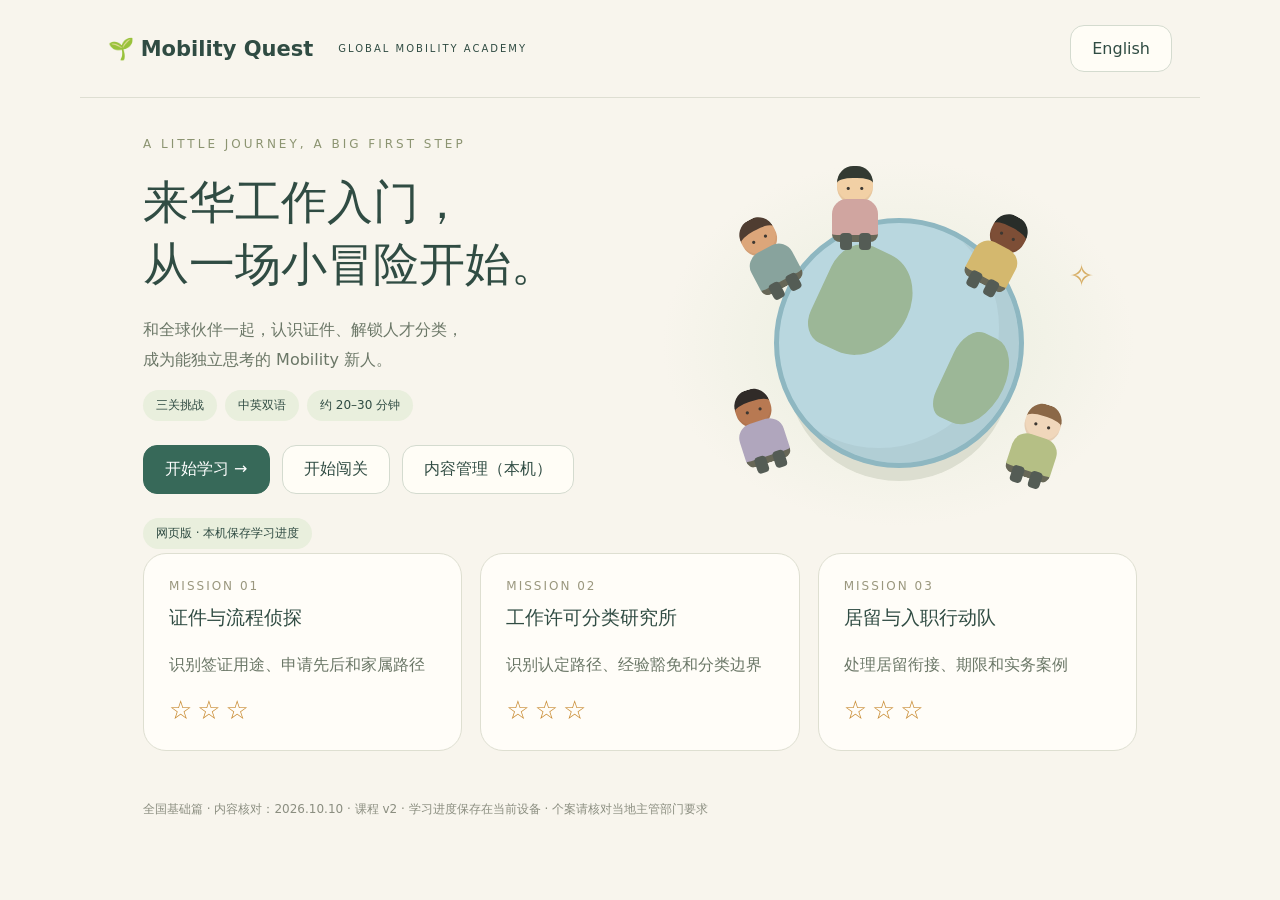
<file: index.html>
<!doctype html><html lang="zh-CN"><head><meta charset="utf-8"><meta http-equiv="Content-Security-Policy" content="default-src 'self'; script-src 'self'; style-src 'self' 'unsafe-inline'; img-src 'self' data: blob:; connect-src 'self'; object-src 'none'; base-uri 'none'"><meta name="viewport" content="width=device-width,initial-scale=1"><meta name="theme-color" content="#376959"><title>Mobility Quest · 来华工作入门</title><link rel="manifest" href="manifest.webmanifest"><link rel="icon" href="icon.svg"><link rel="stylesheet" href="style.css"><link rel="stylesheet" href="course.css"></head><body><header><a href="#" id="home">🌱 <b>Mobility Quest</b></a><span>GLOBAL MOBILITY ACADEMY</span><button id="lang">English</button></header><main id="app"></main><footer id="footer"></footer><script src="validate.js"></script><script src="browser-api.js"></script><script src="bootstrap.js"></script></body></html>
</file>
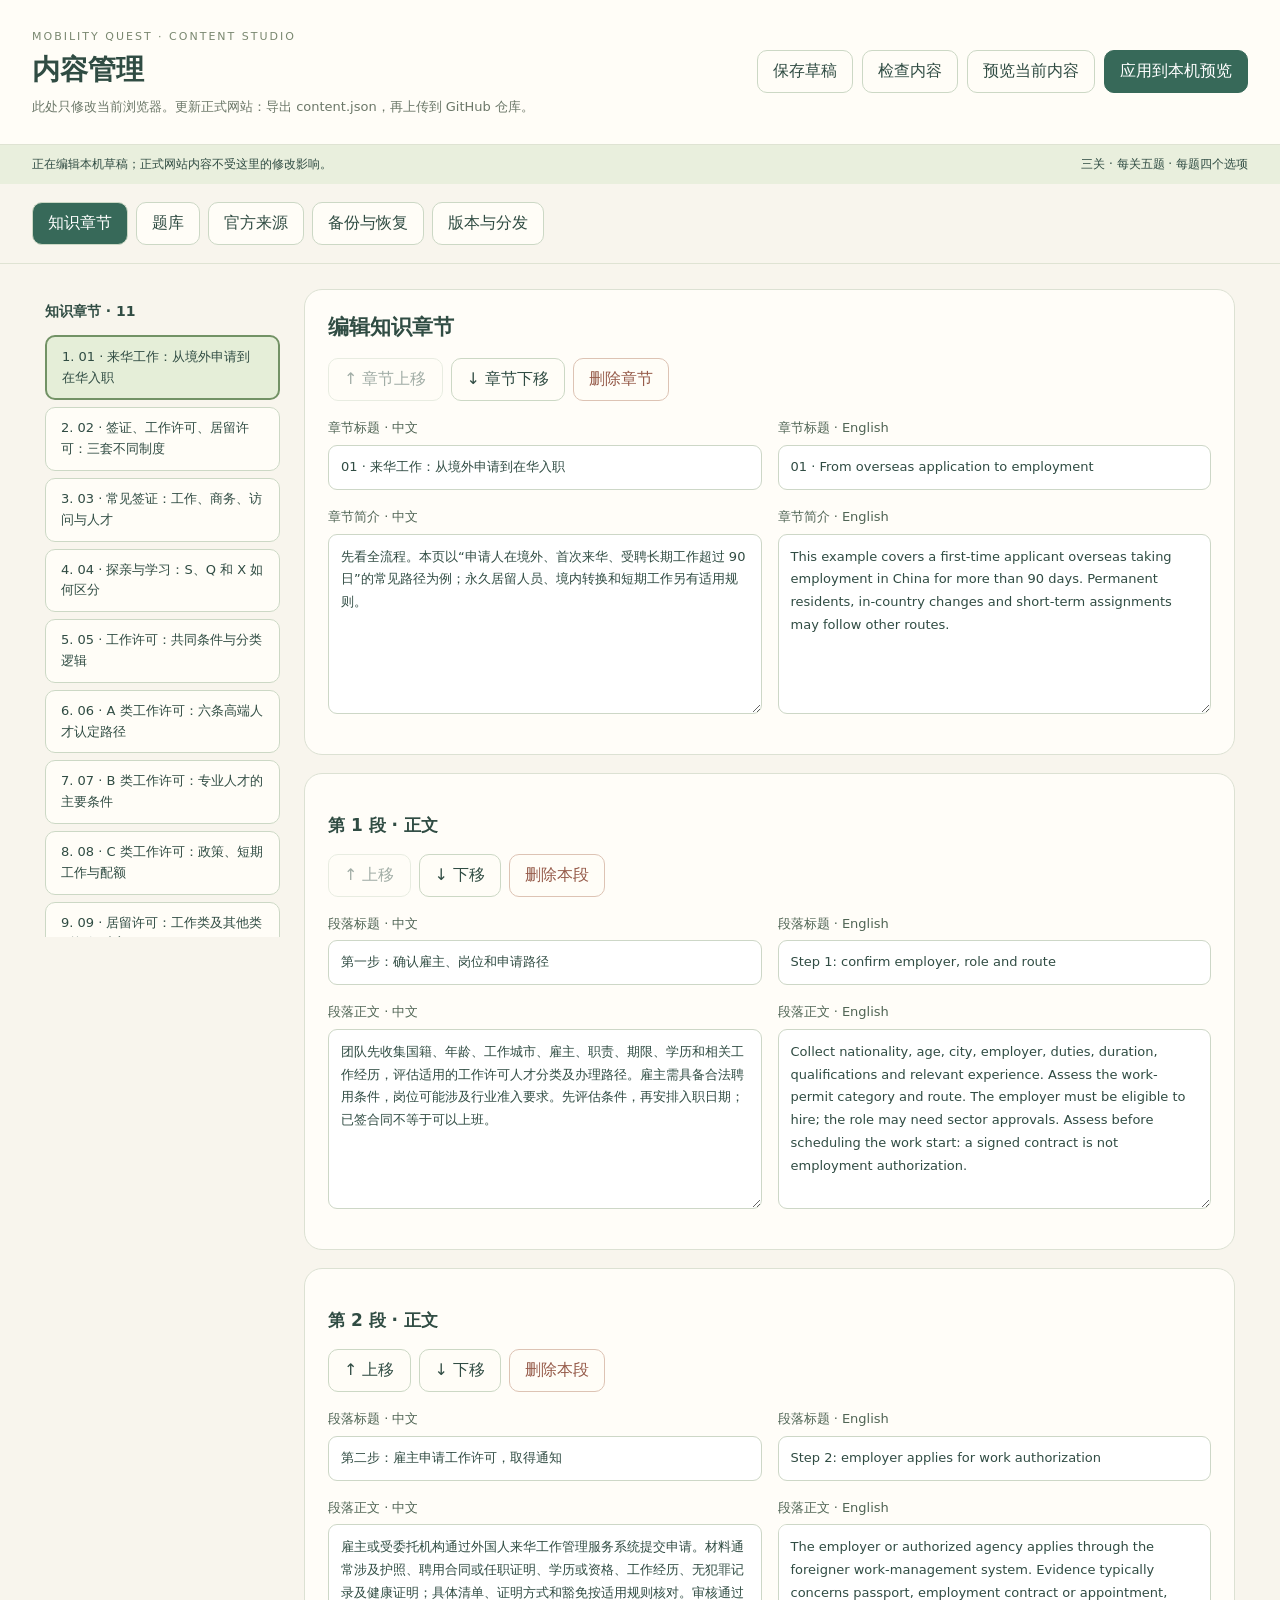
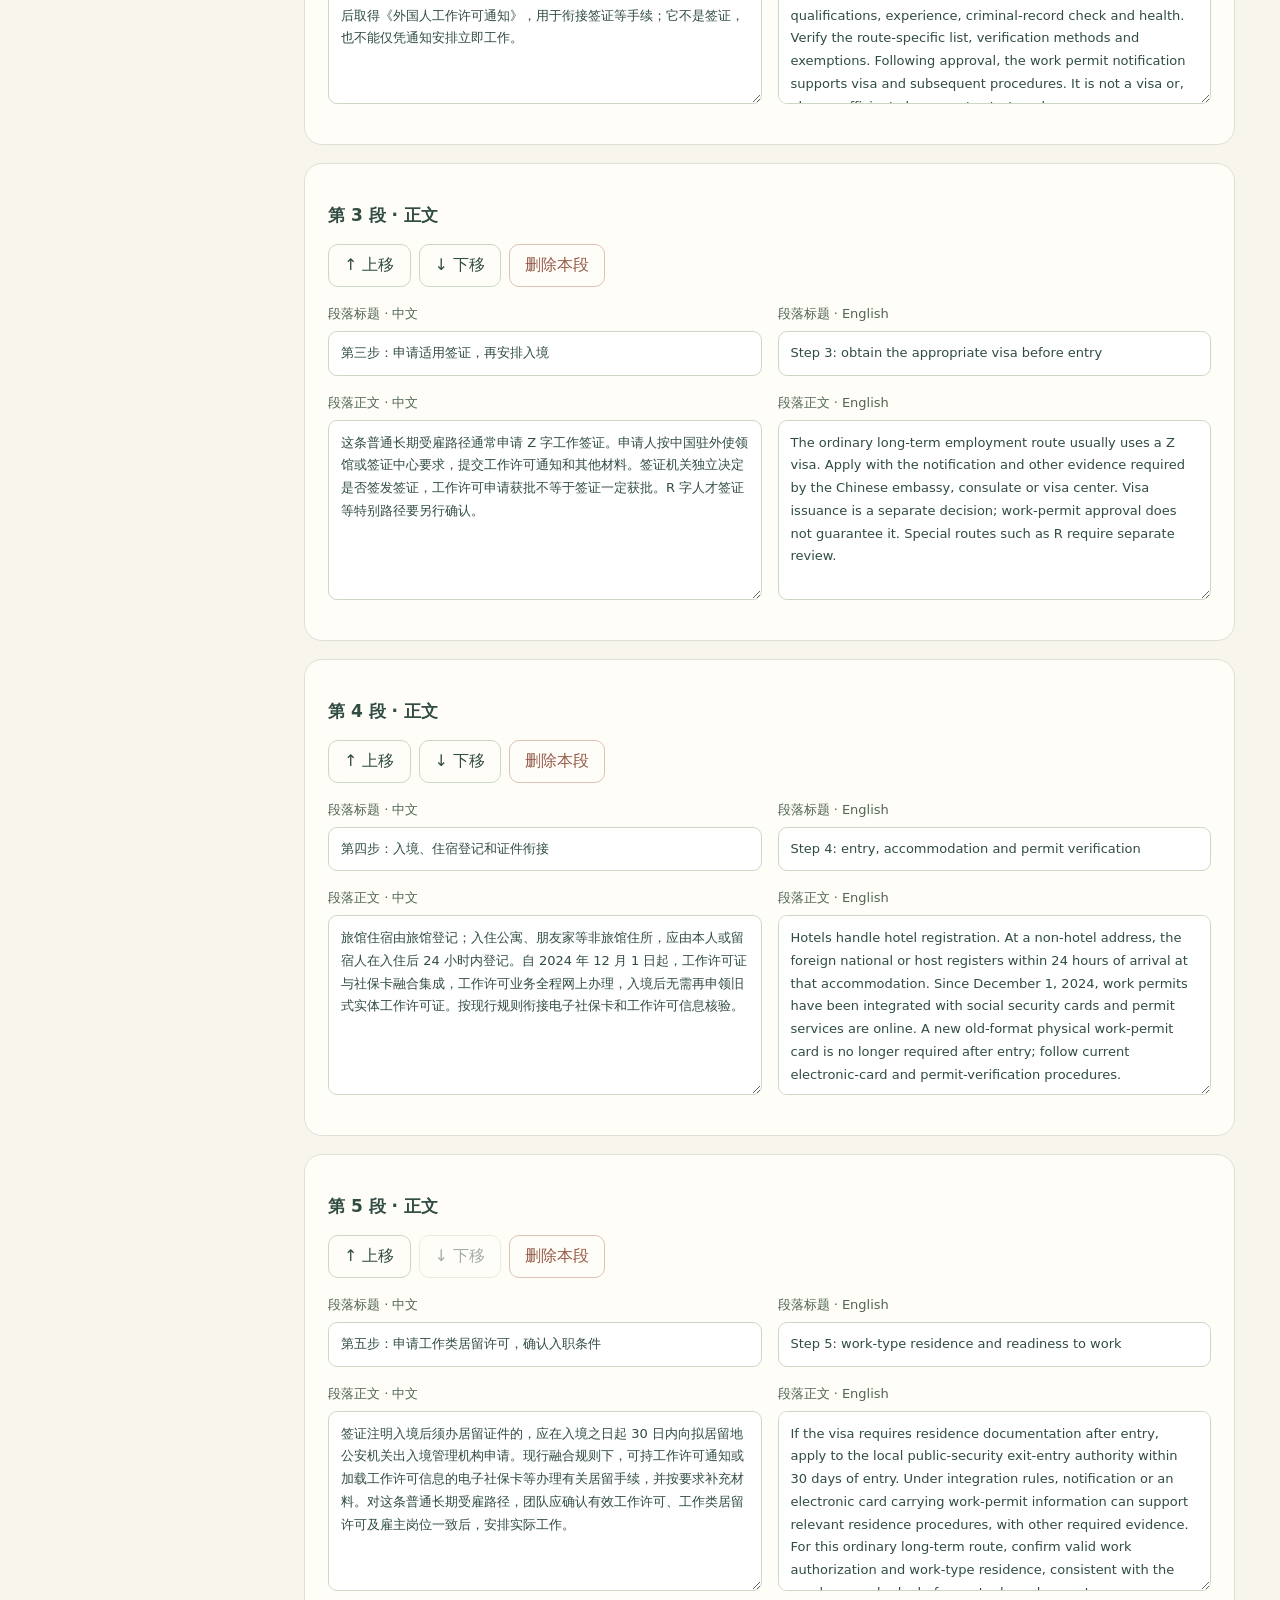
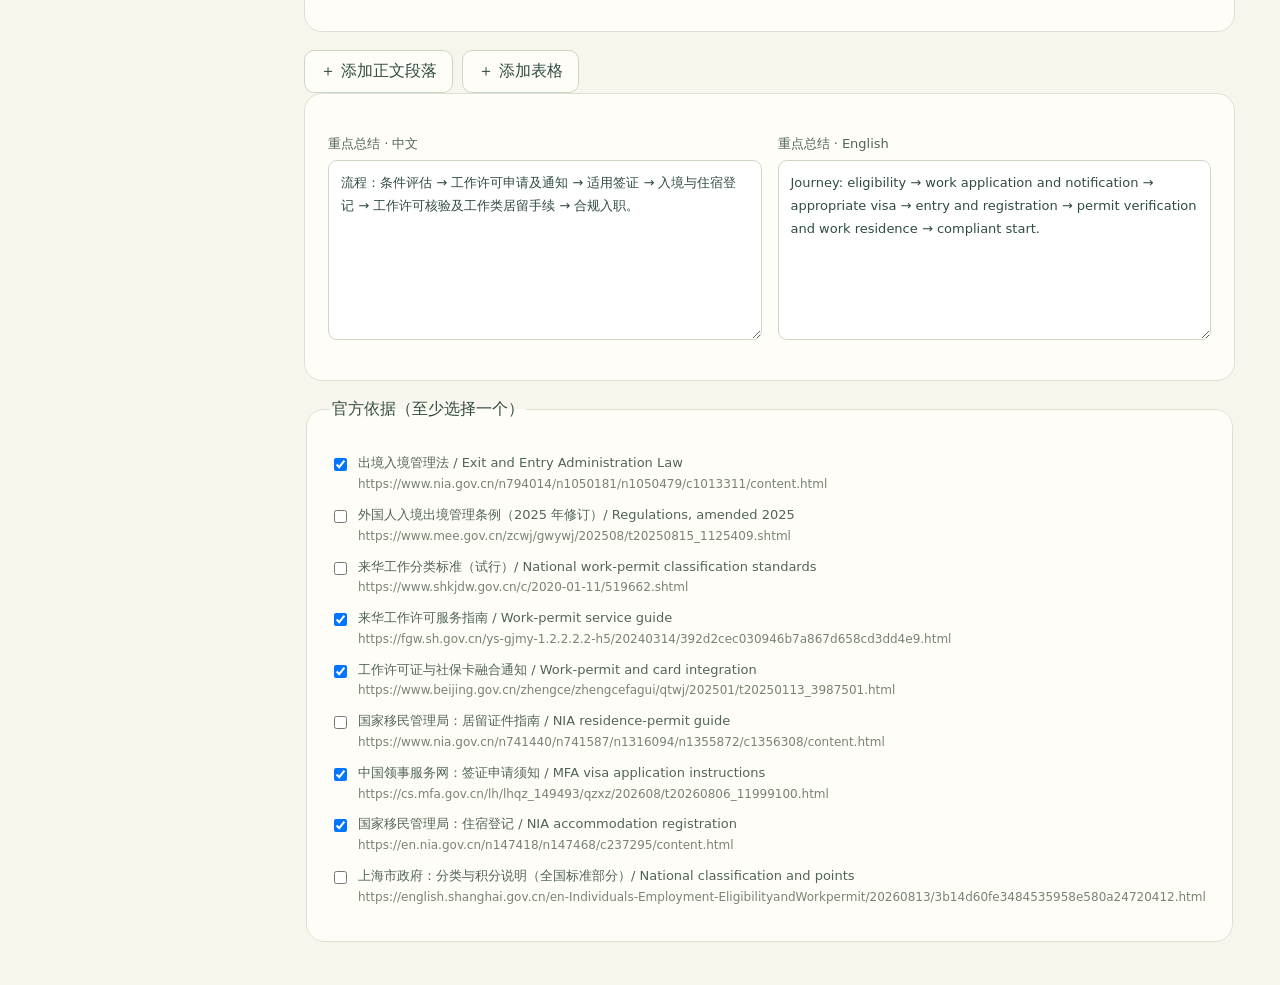
<file: admin.html>
<!doctype html><html lang="zh-CN"><head><meta charset="utf-8"><meta name="viewport" content="width=device-width,initial-scale=1"><meta http-equiv="Content-Security-Policy" content="default-src 'self'; script-src 'self'; style-src 'self'; object-src 'none'; base-uri 'none'"><title>Mobility Quest · 内容管理</title><link rel="stylesheet" href="admin.css"></head><body><header><div><span class="eyebrow">MOBILITY QUEST · CONTENT STUDIO</span><h1>内容管理</h1><p>此处只修改当前浏览器。更新正式网站：导出 content.json，再上传到 GitHub 仓库。</p></div><div class="toolbar"><button data-action="save">保存草稿</button><button data-action="check">检查内容</button><button data-action="preview">预览当前内容</button><button class="primary" data-action="publish">应用到本机预览</button></div></header><div class="statusbar"><span id="status" role="status">正在读取内容…</span><span>三关 · 每关五题 · 每题四个选项</span></div><nav class="tabs" aria-label="内容类型"><button data-tab="lessons" class="active">知识章节</button><button data-tab="questions">题库</button><button data-tab="sources">官方来源</button><button data-tab="history">备份与恢复</button><button data-tab="settings">版本与分发</button></nav><main><aside id="list"></aside><section id="form"></section></main><dialog id="confirm"><form method="dialog"><h2 id="confirm-title"></h2><p id="confirm-text"></p><label id="reset-label"><input type="checkbox" id="reset">让学习者重新闯关（适合题库已变更的情况）</label><p class="muted" id="confirm-note"></p><div class="actions"><button value="cancel">取消</button><button value="ok" class="primary">确认</button></div></form></dialog><script src="validate.js"></script><script src="browser-api.js"></script><script src="editor-model.js"></script><script src="admin.js"></script></body></html>
</file>
<file: style.css>
:root{font-family:system-ui,'Microsoft YaHei',sans-serif;color:#304c43;background:#f8f5ed;font-synthesis:none}*{box-sizing:border-box}body{margin:0}header{max-width:1120px;margin:auto;padding:25px 28px;display:flex;align-items:center;gap:25px;border-bottom:1px solid #deded2}header a{color:inherit;text-decoration:none;font-size:21px}header span{font-size:10px;letter-spacing:2px;flex:1}button,input{font:inherit}button{cursor:pointer;border:1px solid #d4dbcf;background:#fffdf6;color:#304c43;padding:13px 21px;border-radius:14px;transition:.15s}button:hover:not(:disabled){transform:translateY(-2px);box-shadow:0 4px 0 #dbe3d7}button:disabled{opacity:.5;cursor:default}button:focus-visible,a:focus-visible,input:focus-visible{outline:3px solid #e8a85b;outline-offset:4px}.primary{background:#376959;color:white;border-color:#376959}.secondary{background:#eee9dc}main{max-width:1050px;margin:0 auto;padding:35px 28px;min-height:75vh}.hero{display:grid;grid-template-columns:1fr 1fr;align-items:center;gap:40px;min-height:420px}.eyebrow{font-size:12px;letter-spacing:3px;color:#8c9471}h1{font-size:clamp(34px,5vw,55px);line-height:1.2;font-weight:750;margin:20px 0}h2{font-size:26px}p{line-height:1.85;color:#6b7767}.actions{display:flex;gap:12px;flex-wrap:wrap;margin:24px 0}.tag{display:inline-block;background:#e9efdd;padding:7px 13px;border-radius:22px;font-size:12px;margin-right:8px}.scene{position:relative;min-height:370px;display:grid;place-items:center;background:radial-gradient(ellipse,#e8eddd 0%,#f8f5ed 70%)}.globe{width:250px;height:250px;border-radius:50%;position:relative;overflow:hidden;background:#b9d7df;border:5px solid #8eb7c1;box-shadow:inset -20px -15px 0 #0000000b,0 25px 0 -12px #dcded0}.land{position:absolute;width:550px;height:250px;animation:earth 16s linear infinite}.land i{position:absolute;background:#9cb797;border-radius:42% 58% 70% 30%;width:90px;height:110px;left:40px;top:25px;transform:rotate(25deg)}.land i:nth-child(2){left:165px;top:110px;width:60px;height:95px}.land i:nth-child(3){left:260px;top:35px;width:125px;height:80px}.land i:nth-child(4){left:395px;top:155px;width:65px;height:40px}.land i:nth-child(5){left:490px;top:25px}.person{position:absolute;width:56px;height:84px;z-index:2;animation:bob 4s ease-in-out infinite}.person .head{width:36px;height:38px;border-radius:45%;background:var(--skin);position:absolute;top:0;left:10px;border-top:12px solid var(--hair);box-shadow:inset 0 -3px #0000000b}.head:after{content:'•  •';white-space:pre;font-size:11px;position:absolute;top:4px;left:8px;color:#3d3832}.person .body{background:var(--shirt);width:46px;height:43px;position:absolute;top:33px;left:5px;border-radius:15px 15px 8px 8px;border-bottom:7px solid #676757}.person .body:after{content:'';position:absolute;bottom:-15px;width:12px;height:17px;left:8px;border-radius:4px;background:#545c55;box-shadow:19px 0 #545c55}.p0{top:8px;left:35%}.p1{top:54px;left:65%;transform:rotate(28deg)}.p2{top:57px;left:17%;transform:rotate(-28deg)}.p3{top:230px;left:15%;transform:rotate(-18deg)}.p4{top:245px;left:73%;transform:rotate(18deg)}.spark{position:absolute;color:#d7ae65;font-size:30px;top:100px;right:9%}.grid{display:grid;grid-template-columns:repeat(3,1fr);gap:18px}.card{background:#fffdf8;border:1px solid #dedfd1;border-radius:23px;padding:25px}.card h3{margin-top:12px}.num{font-size:12px;color:#9a977e;letter-spacing:2px}.stars{color:#c88b32;font-size:26px;letter-spacing:5px}.muted{font-size:13px;color:#8c927e}.wide{max-width:740px;margin:25px auto}.progress{height:7px;background:#e3e7d8;border-radius:10px;margin:20px 0;overflow:hidden}.progress div{height:100%;background:#94ad81;transition:width .3s}.option{display:block;width:100%;text-align:left;margin:12px 0;padding:18px}.correct{background:#e5efdc;border-color:#7fa573}.wrong{background:#f7e0d5;border-color:#cd9985}.feedback{margin-top:20px;padding:20px;background:#edf0e4;border-radius:16px;line-height:1.8}.learn{white-space:pre-line;line-height:1.9}.source{font-size:12px;color:#537c70}footer{max-width:1050px;margin:auto;padding:15px 28px 30px;font-size:12px;color:#8b8e80}.trophy{text-align:center}.trophy-icon{font-size:85px}input{padding:13px;border:1px solid #c9d4be;border-radius:12px;width:100%;max-width:330px;background:#fffdf8}.certificate{border:3px double #c8ae78;border-radius:25px;padding:30px;margin:25px 0;background:#fffaf0;text-align:center}.notice{padding:15px;background:#efe9d9;border-radius:12px;font-size:13px;line-height:1.7}.small{font-size:12px}a{color:#376959}@keyframes earth{from{transform:translateX(0)}to{transform:translateX(-300px)}}@keyframes bob{50%{margin-top:-6px}}@media(max-width:650px){header{padding:20px;gap:12px}header span{display:none}header button{margin-left:auto}.hero{grid-template-columns:1fr;gap:0}.scene{order:-1;min-height:310px;transform:scale(.85);margin:-25px}.grid{grid-template-columns:1fr}main{padding:22px}h1{font-size:37px}}@media(prefers-reduced-motion:reduce){*,*:before,*:after{animation:none!important;transition:none!important}}@media print{header,footer,button,.actions,.notice,input{display:none!important}main{padding:0}.certificate{break-inside:avoid}body{background:white}}
</file>
<file: course.css>
.learning-layout{display:grid;grid-template-columns:245px minmax(0,1fr);gap:24px;align-items:start}.course-nav{position:sticky;top:20px;background:#eeeede;border:1px solid #dedfd1;border-radius:20px;padding:18px}.course-nav h2{font-size:19px}.course-nav nav{display:flex;flex-direction:column;gap:6px}.course-nav button{font-size:13px;line-height:1.7;text-align:left;padding:10px 12px;background:transparent;border-color:transparent}.course-nav button.current{background:#376959;color:white}.lesson-content{min-width:0}.lesson-content h2{line-height:1.55}.lesson-intro{padding-bottom:20px;border-bottom:1px solid #e4e5d8}.lesson-section{margin:28px 0}.lesson-section h3{font-size:18px;line-height:1.6;margin-bottom:9px;color:#376959}.lesson-section p{color:#435c50;line-height:1.95;margin:9px 0}.lesson-reminder{padding:19px 20px;border-radius:16px;background:#e9efdd;margin:26px 0}.lesson-reminder p{color:#435c50;margin-bottom:0;line-height:1.85}.table-scroll{overflow-x:auto}table{width:100%;border-collapse:collapse;font-size:14px;line-height:1.85;min-width:480px}th,td{padding:13px 12px;border:1px solid #dce1d3;text-align:left;vertical-align:top}thead th{background:#e9efdd;color:#376959}tbody th{font-weight:600;min-width:100px}td{color:#435c50}.sources{display:flex;flex-direction:column;gap:7px;margin-top:18px}.sources>span{font-size:12px;font-weight:650;color:#536b5e}.sources a{line-height:1.6;overflow-wrap:anywhere}.answer-analysis{padding-top:14px;border-top:1px solid #d5dfca;margin-top:17px}.answer-analysis summary{cursor:pointer;font-weight:650;color:#376959;padding:6px 0}.rationale{padding:15px 0;border-bottom:1px solid #d5dfca}.rationale strong{font-size:14px;display:block;line-height:1.8}.rationale p{margin-bottom:0;font-size:14px;color:#435c50}.answer-label{display:block;font-size:12px;color:#6b7257;padding-top:5px}.option{font-size:16px;line-height:1.8}.option:disabled{opacity:1;color:#54645b;cursor:default}.option.correct:disabled{color:#284e35;border-width:2px}.option.wrong:disabled{color:#724a3a}.feedback>p{color:#435c50}.feedback>strong{font-size:18px}.lesson-content>.actions{position:relative}.notice{margin-bottom:18px}@media(max-width:800px){.learning-layout{grid-template-columns:1fr}.course-nav{position:static}.course-nav nav{max-height:205px;overflow-y:auto}.course-nav h2{margin:5px 0 10px}.lesson-content .card{padding:20px}.lesson-section h3{font-size:17px}}@media print{.course-nav{display:none}.learning-layout{display:block}.table-scroll{overflow:visible}table{min-width:0}}

.hero h1{font-size:clamp(32px,4vw,46px);line-height:1.35}
</file>
<file: admin.css>
:root{font-family:system-ui,'Microsoft YaHei',sans-serif;color:#304c43;background:#f8f5ed}*{box-sizing:border-box}body{margin:0}header{padding:25px 32px;display:flex;align-items:center;justify-content:space-between;gap:20px;border-bottom:1px solid #dfe3d3;background:#fffdf7}h1{font-size:28px;margin:7px 0}p{line-height:1.75}.eyebrow{font-size:11px;letter-spacing:2px;color:#7a8870}header p{font-size:13px;margin:0;color:#6c7869}button,input,textarea,select{font:inherit}button{padding:10px 15px;border:1px solid #ccd8c5;border-radius:10px;color:#304c43;background:#fffdf7;cursor:pointer}button:hover{background:#eaf0e0}button:disabled{opacity:.45;cursor:default}.primary{background:#376959;color:#fff;border-color:#376959}.primary:hover{background:#2c5648}.danger{color:#965b4a;border-color:#ddc3b4}.toolbar,.actions{display:flex;gap:9px;flex-wrap:wrap}.statusbar{display:flex;justify-content:space-between;padding:11px 32px;font-size:12px;background:#e9efdd;gap:20px}.tabs{display:flex;gap:8px;padding:18px 32px;border-bottom:1px solid #dfe3d3}.tabs .active{background:#376959;color:white}main{display:grid;grid-template-columns:235px minmax(0,1fr);gap:24px;max-width:1250px;margin:auto;padding:25px 30px}aside{align-self:start;position:sticky;top:15px;max-height:72vh;overflow-y:auto}aside button{display:block;width:100%;margin-bottom:7px;text-align:left;line-height:1.6;font-size:13px}aside button.selected{background:#e5eed8;border:2px solid #729265}aside h3{font-size:14px}#form{min-width:0}.panel{background:#fffdf8;border:1px solid #dce1d3;border-radius:18px;padding:23px;margin-bottom:18px}.panel h2{font-size:21px;margin-top:0}.panel h3{font-size:17px}.pair{display:grid;grid-template-columns:1fr 1fr;gap:16px;margin:17px 0}label{display:block;font-size:13px;line-height:1.6;color:#506555}input[type=text],input[type=url],textarea,select{display:block;width:100%;margin-top:6px;padding:11px 12px;border:1px solid #cdd7c7;border-radius:9px;background:white;color:#304c43}textarea{min-height:105px;resize:vertical;line-height:1.75}input:focus,textarea:focus,select:focus{outline:2px solid #8cae77;outline-offset:2px}.long textarea{min-height:180px}.muted{font-size:12px;color:#788471}.section-tools{display:flex;gap:8px;flex-wrap:wrap;margin:12px 0}.check-source{display:flex;align-items:flex-start;gap:8px;margin:10px 0}.check-source input{margin-top:5px}.option-panel{border-left:4px solid #dce7cf;padding:12px 18px;margin:18px 0;background:#f5f7ee}.option-panel label.correct-choice{font-size:14px;font-weight:650}.option-panel label.correct-choice input{margin-right:8px}.table-cell{border:1px solid #e0e4d7;border-radius:10px;padding:12px;margin:12px 0}.table-row{border-top:2px solid #d4dfc7;padding-top:12px;margin-top:15px}.notice{padding:14px;background:#efe9d9;border-radius:12px;line-height:1.8;font-size:13px}.empty{color:#788471;padding:20px}.version-item{border-top:1px solid #dce1d3;padding:18px 0}.version-item button{margin-top:8px}dialog{max-width:550px;width:90%;padding:25px;border:1px solid #ccd8c5;border-radius:18px;color:#304c43;background:#fffdf7}dialog::backdrop{background:#233d3266}dialog .actions{justify-content:flex-end;margin-top:20px}dialog label{font-size:14px}.error{white-space:pre-line;background:#fae9df;color:#854e3d;padding:15px;border-radius:10px;margin-bottom:16px}button:focus-visible{outline:3px solid #e8a85b;outline-offset:3px}@media(max-width:900px){header{display:block}.toolbar{margin-top:16px}main{grid-template-columns:185px minmax(0,1fr);padding:18px;gap:15px}.pair{grid-template-columns:1fr}.tabs{padding:15px;flex-wrap:wrap}.statusbar{padding:12px 18px}}
</file>
